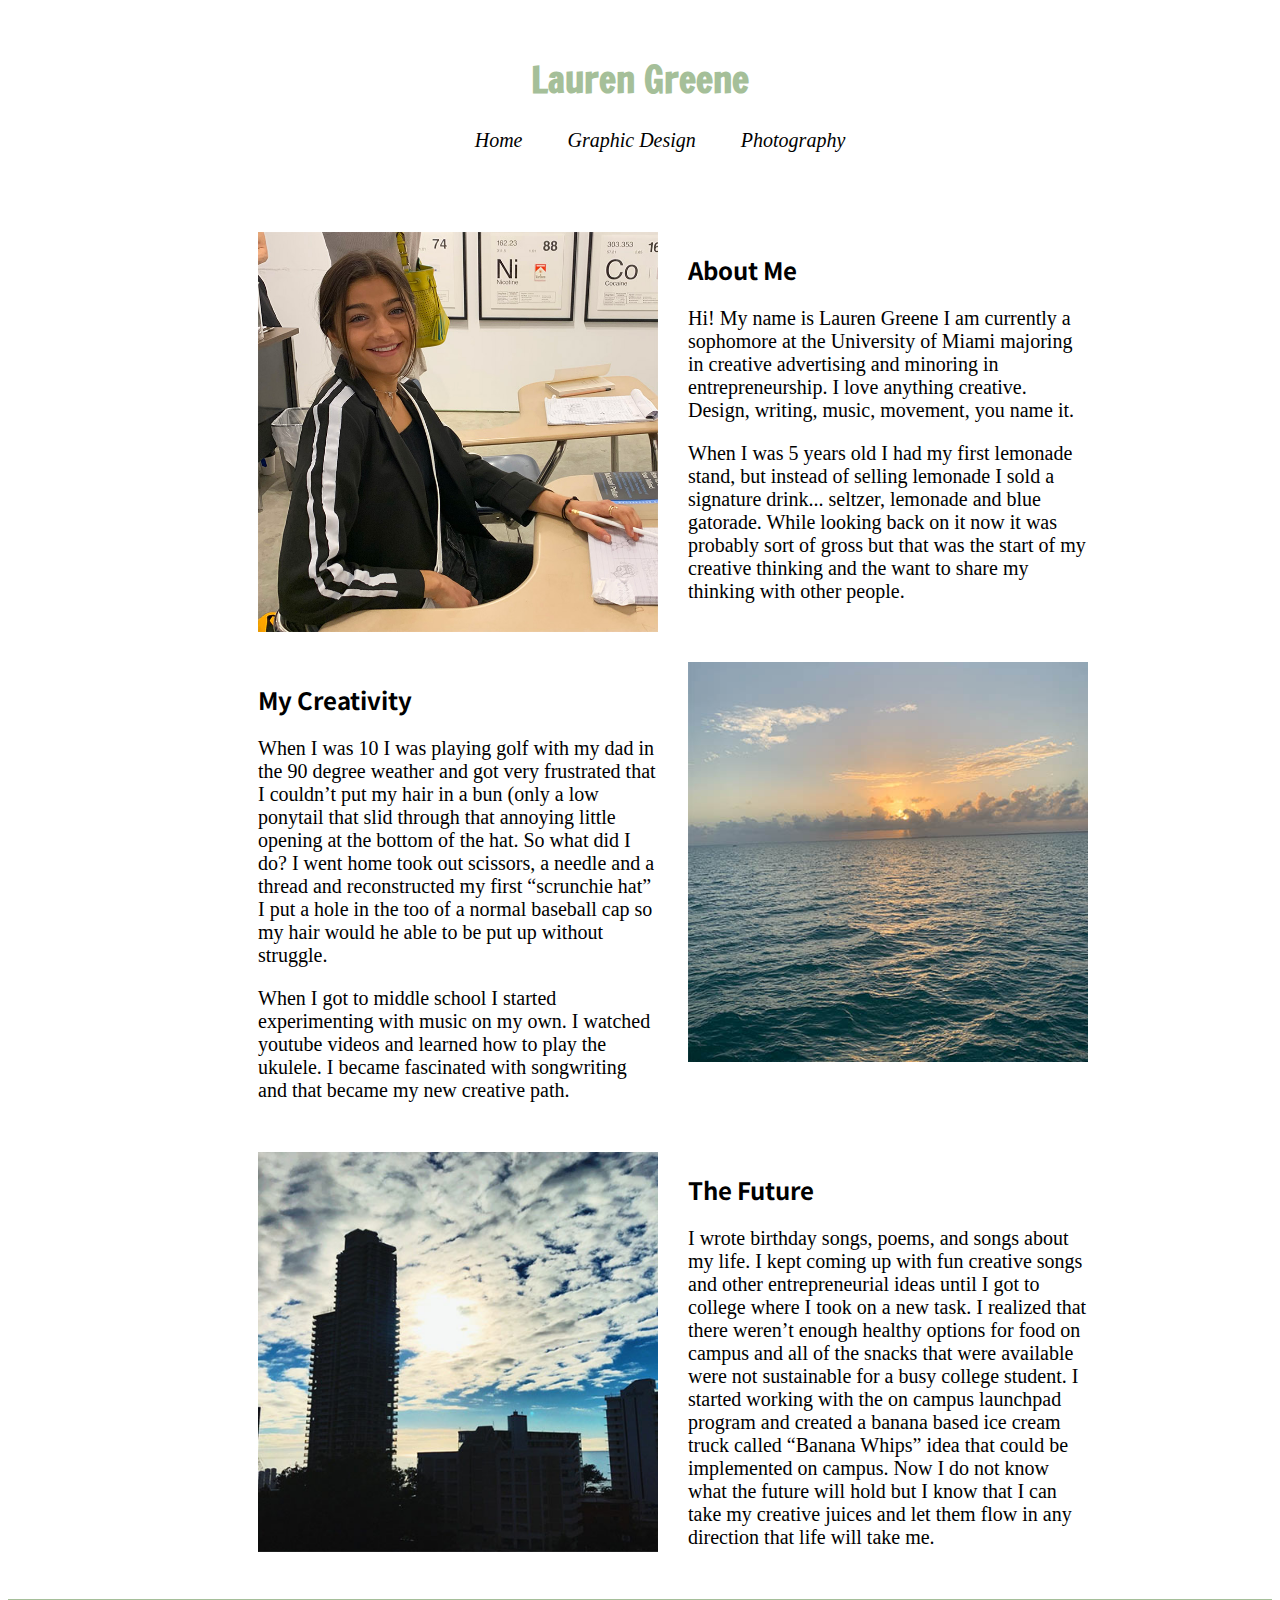
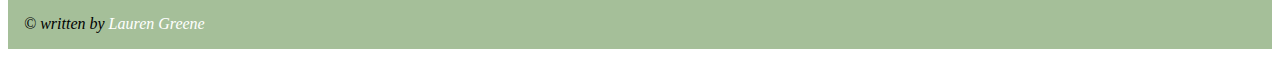
<file: index.html>
<!DOCTYPE html>
<html lang="en">

<head>

    <!-- required meta tags -->
    <meta charset="utf-8">

    <!-- title -->
    <title>Portfolio Site</title>

    <link rel="stylesheet" type="text/css" href="css/style.css">

</head>

<body>

    <header>
      <h1 id="myname">Lauren Greene</h1>

        <nav id="pagemenu">
            <a href="#">Home</a>
            <a href="page2.html">Graphic Design</a>
            <a href="page3.html">Photography</a>
        </nav>

    </header>

    <main>

        <div id="frontgrid">

        <img src="images/myself.jpg" class="frontimages" alt="me sitting at desk">

        <article>

        <h2>About Me</h2>
        <p>Hi! My name is Lauren Greene I am currently a sophomore at the University of Miami majoring in creative advertising and minoring in entrepreneurship. I love anything creative. Design, writing, music, movement, you name it. </p>
        <p>When I was 5 years old I had my first lemonade stand, but instead of selling lemonade I sold a signature drink... seltzer, lemonade and blue gatorade. While looking back on it now it was probably sort of gross but that was the start of my creative thinking and the want to share my thinking with other people. </p>

        </article>

        <article>
        <h2>My Creativity</h2>
        <p> When I was 10 I was playing golf with my dad in the 90 degree weather and got very frustrated that I couldn’t put my hair in a bun (only a low ponytail that slid through that annoying little opening at the bottom of the hat. So what did I do? I went home took out scissors, a needle and a thread and reconstructed my first “scrunchie hat” I put a hole in the too of a normal baseball cap so my hair would he able to be put up without struggle.</p>
        <p>When I got to middle school I started experimenting with music on my own. I watched youtube videos and learned how to play the ukulele. I became fascinated with songwriting and that became my new creative path.</p>

        </article>

        <img src="images/sunset1.jpg" class="frontimages" alt="sunset over water">

        <img src="images/miamiclouds.jpg" class="frontimages" alt="city in clouds">

        <article>
        <h2>The Future</h2>
        <p>I wrote birthday songs, poems, and songs about my life. I kept coming up with fun creative songs and other entrepreneurial  ideas until I got to college where I took on a new task. I realized that there weren’t enough healthy options for food on campus and all of the snacks that were available were not sustainable for a busy college student.  I started working with the on campus launchpad program and created a banana based ice cream truck called “Banana Whips” idea that could be implemented on campus. Now I do not know what the future will hold but I know that I can take my creative juices and let them flow in any direction that life will take me. </p>
        </article>

      </div>

    </main>

    <footer>

      <address>
        &copy;
        written by <a>Lauren Greene</a>
      </address>

    </footer>


</body>
</html>
</file>
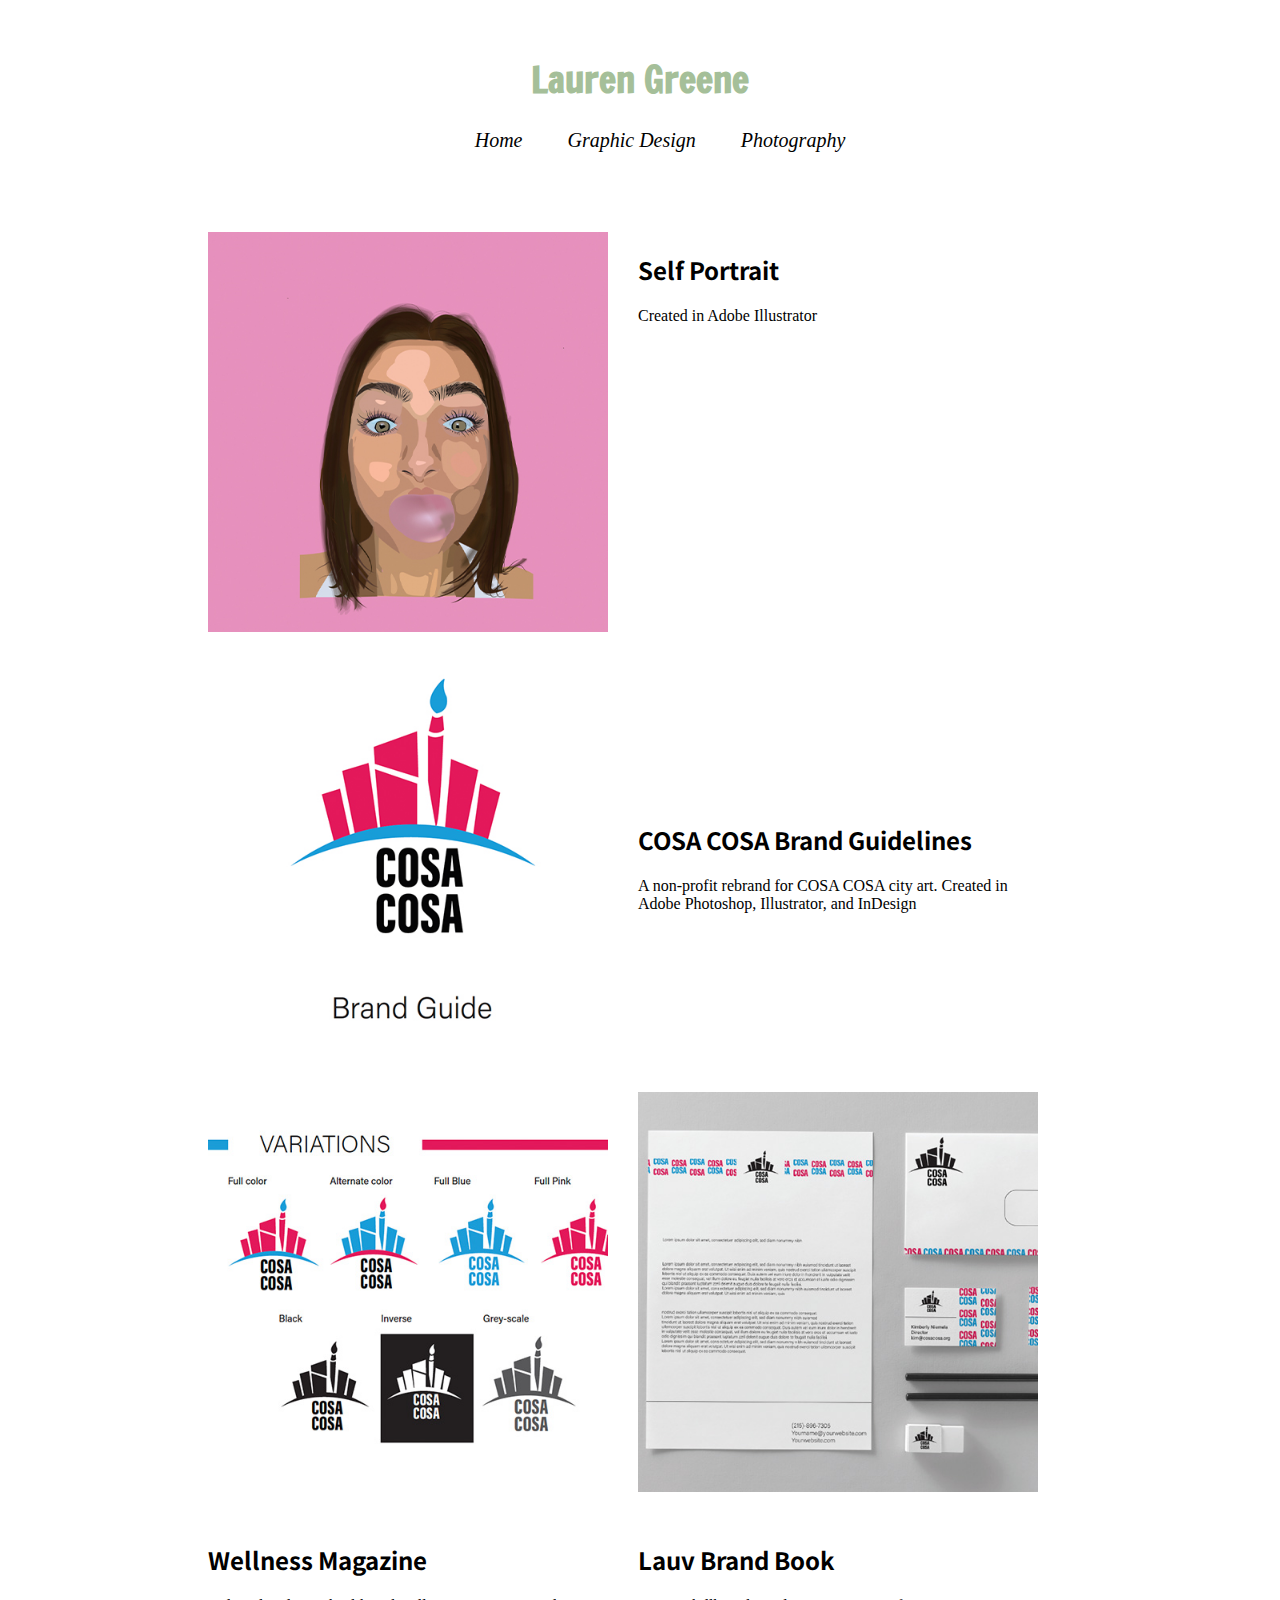
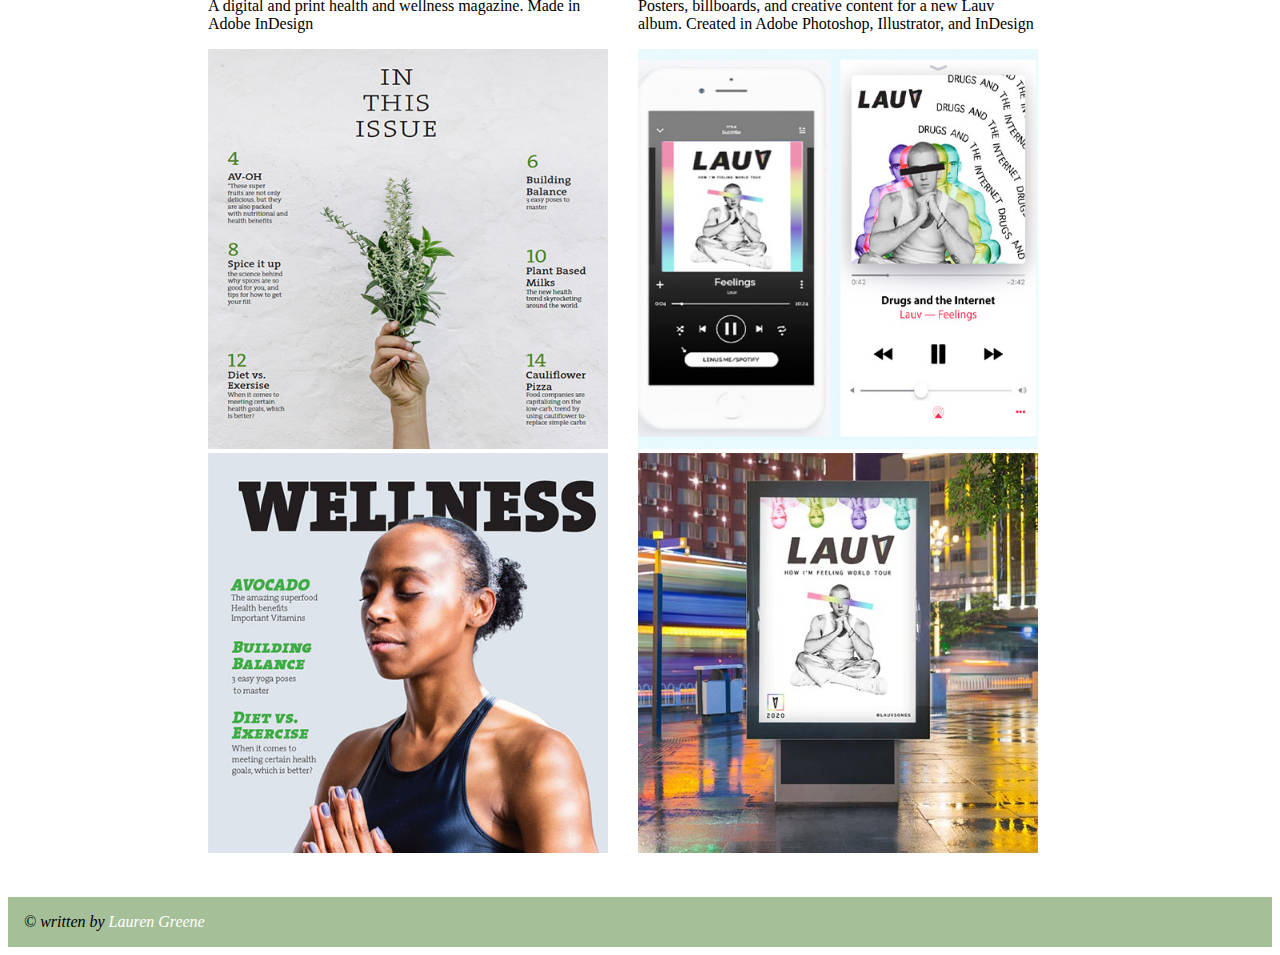
<file: page2.html>
<!DOCTYPE html>
<html lang="en">

<head>

    <!-- required meta tags -->
    <meta charset="utf-8">

    <!-- title -->
    <title>Portfolio Site</title>

    <link rel="stylesheet" type="text/css" href="css/style.css">

</head>

<body>

    <header>
      <h1 id="myname">Lauren Greene</h1>

      <nav id="pagemenu">
          <a href="index.html">Home</a>
          <a href="#">Graphic Design</a>
          <a href="page3.html">Photography</a>
      </nav>


    </header>

    <main>

      <div id="designgrid">

      <img src="images/selfie.jpg" class="frontimages" alt="selfie illustration">

      <div>
        <h2>Self Portrait </h2>
        <p>Created in Adobe Illustrator </p>
      </div>

      <img src="images/cosacosacover.jpg" class="frontimages" alt="logo design">

      <div id="cosatext">
      <h2>COSA COSA Brand Guidelines </h2>
      <p>A non-profit rebrand for COSA COSA city art. Created in Adobe Photoshop, Illustrator, and InDesign</p>
      </div>

      <img src="images/cosacosalogos.jpg" class="frontimages" alt="logo variation designs">
      <img src="images/cosacosastationary.jpg" class="frontimages" alt="logo on paper designs">

      <article>
      <h2>Wellness Magazine </h2>
      <p>A digital and print health and wellness magazine. Made in Adobe InDesign</p>
      <img src="images/magazinecontents.jpg" class="frontimages" alt="wellness magazine table of contents">
      <img src="images/magazinecover.jpg" class="frontimages" alt="wellness magazine cover">
      </article>

      <article>
      <h2>Lauv Brand Book </h2>
      <p>Posters, billboards, and creative content for a new Lauv album. Created in Adobe Photoshop, Illustrator, and InDesign</p>
      <img src="images/lauvinstagram.jpg" class="frontimages" alt="lauv instagram design">
      <img src="images/lauvposter.jpg" class="frontimages" alt="lauv poster design">
      </article>

  </div>

    </main>

    <footer>
      <address>
        &copy;
        written by <a>Lauren Greene</a>
        </address>

    </footer>

</body>
</html>
</file>
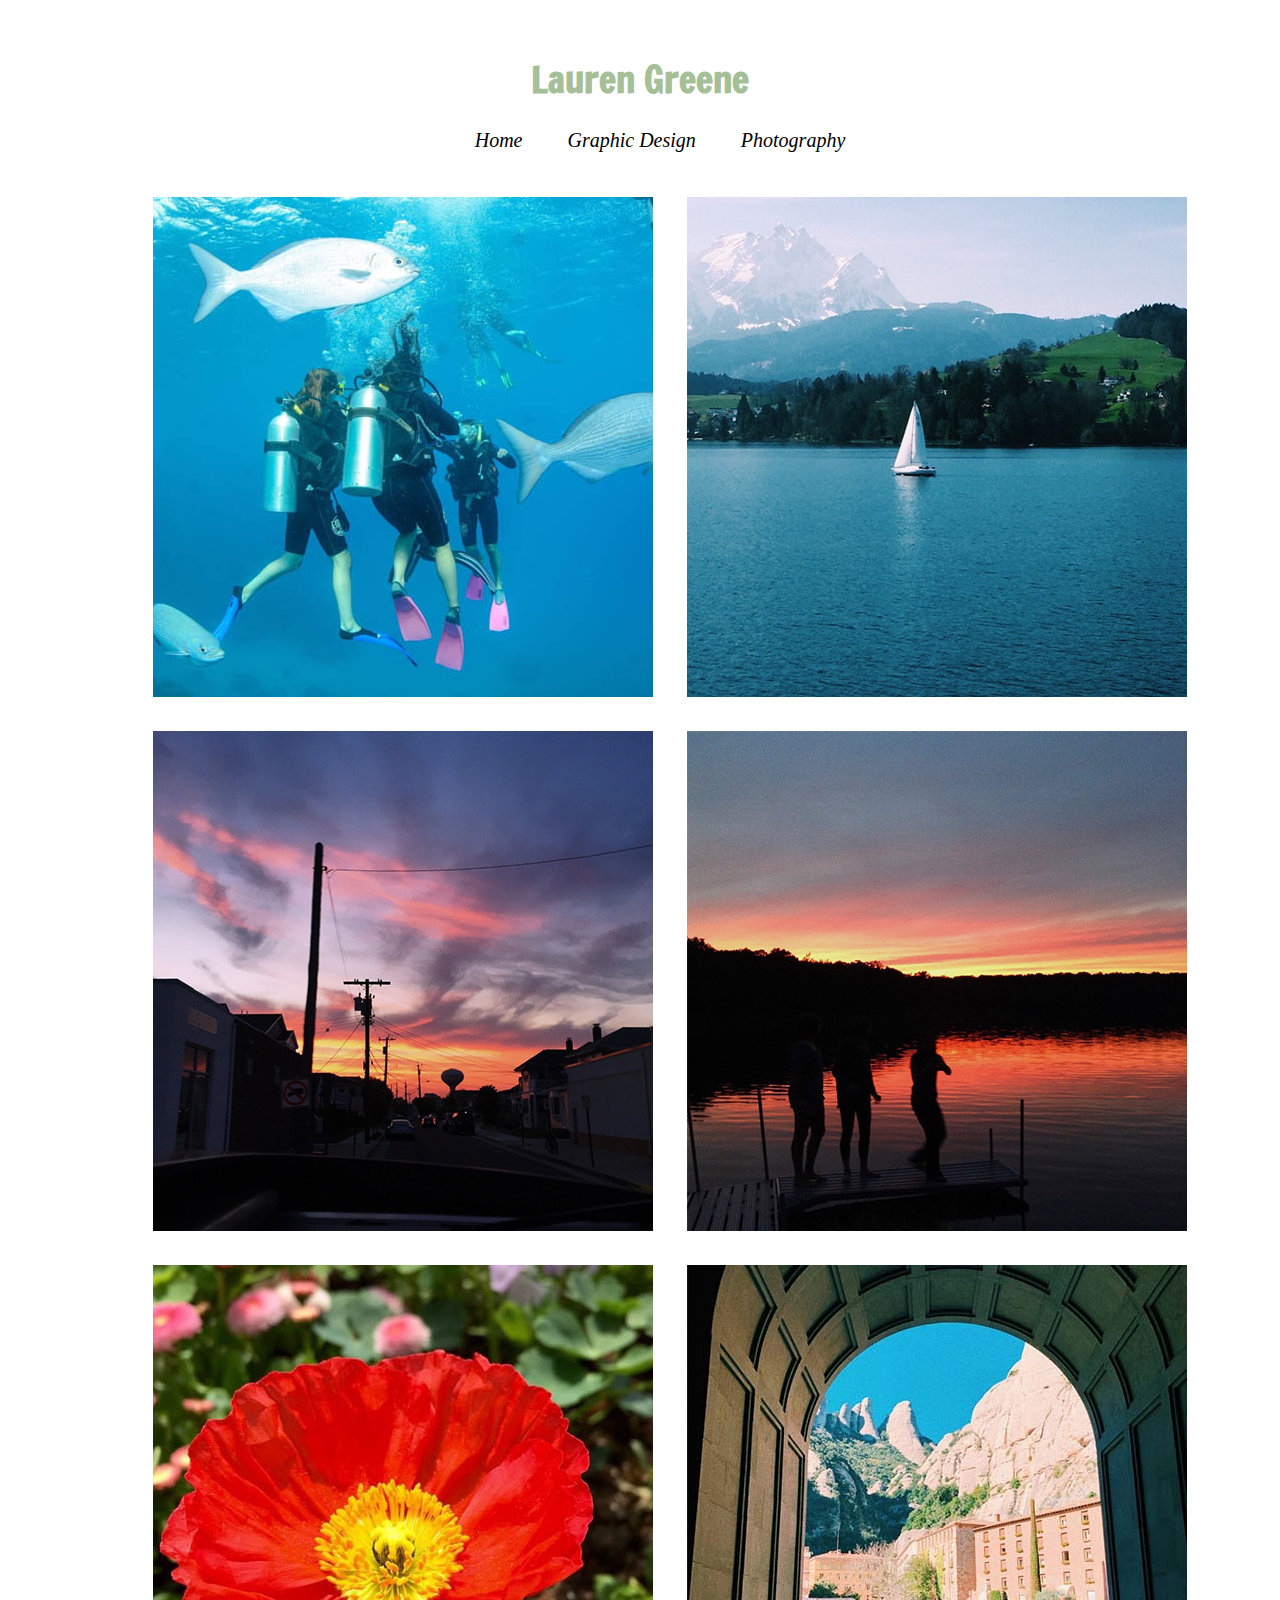
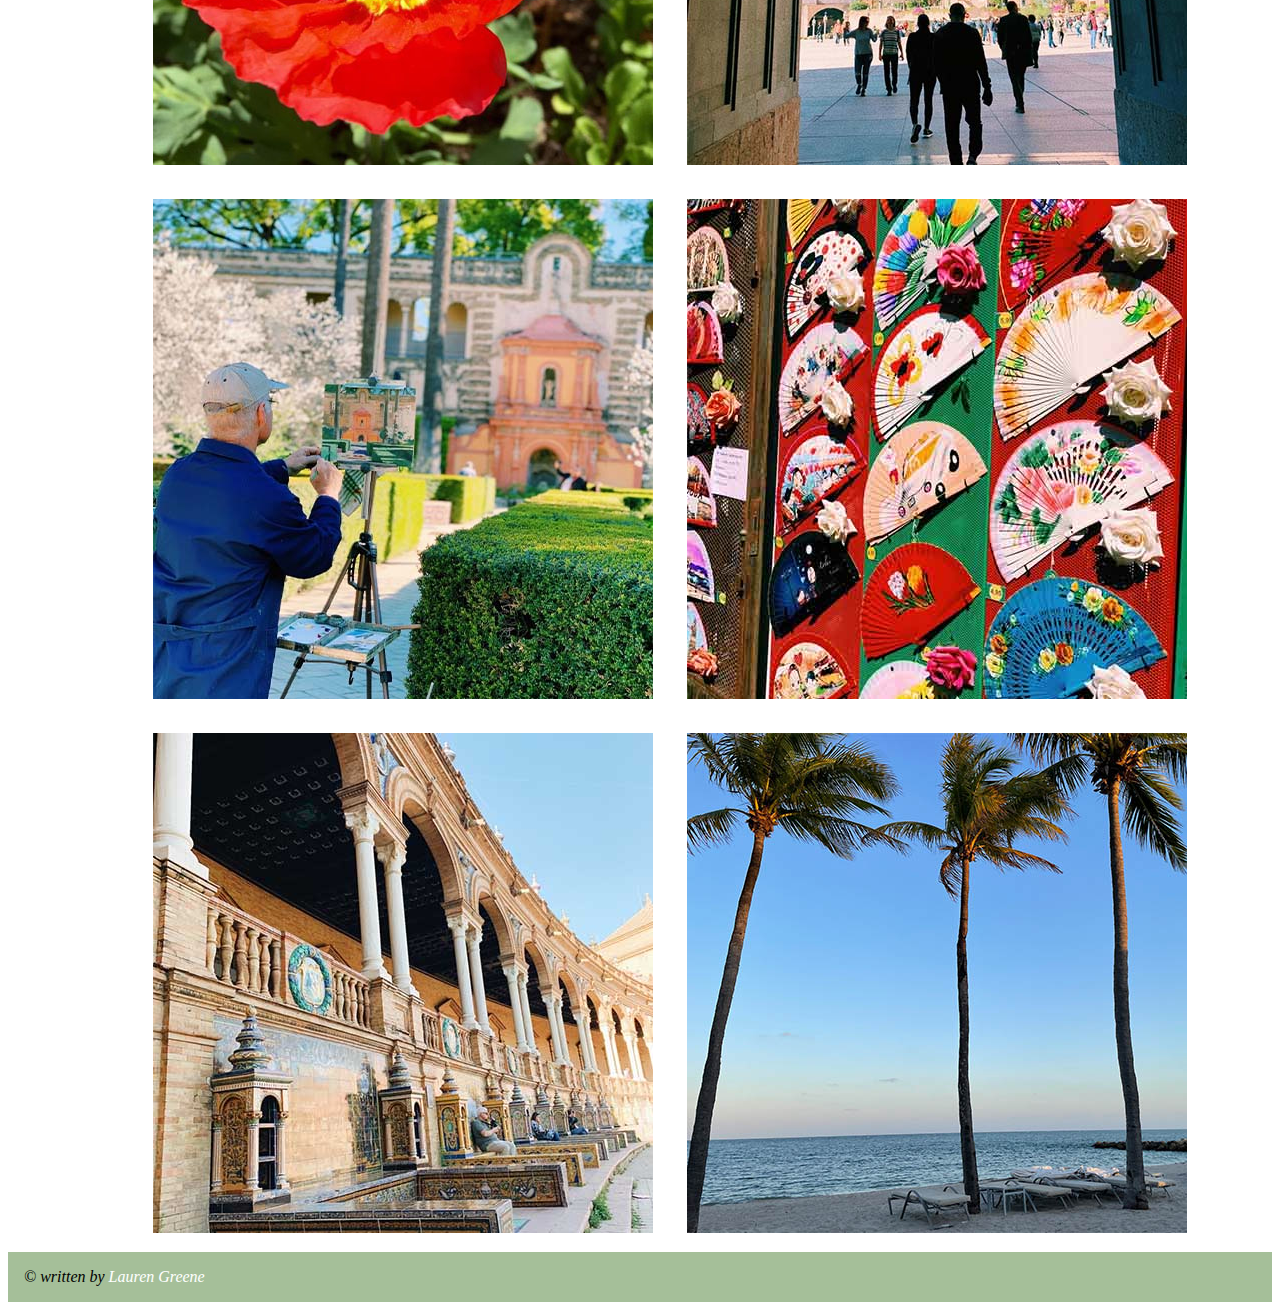
<file: page3.html>
<!DOCTYPE html>
<html lang="en">

<head>

    <!-- required meta tags -->
    <meta charset="utf-8">

    <!-- title -->
    <title>Portfolio Site</title>
    <link rel="stylesheet" type="text/css" href="css/style.css">


</head>

<body>

    <header>
      <h1 id="myname">Lauren Greene</h1>

      <nav id="pagemenu">
          <a href="index.html">Home</a>
          <a href="page2.html">Graphic Design</a>
          <a href="#">Photography</a>
      </nav>


    </header>

    <main>

      <div id="photogrid">
      <img src="images/scuba.jpg" class="photosingrid" alt="scuba diving">
      <img src="images/switzerlandboat.jpg" class="photosingrid" alt="boat on water">
      <img src="images/darksunset.jpg" class="photosingrid" alt="sunset">
      <img src="images/docsunset.jpg" class="photosingrid" alt="sunset over water reflection">
      <img src="images/flower.jpg" class="photosingrid" alt="red flower">
      <img src="images/mountainarch.jpg" class="photosingrid" alt="arc in spain">
      <img src="images/manpainting.jpg" class="photosingrid" alt="man painting on canvas">
      <img src="images/mexicofans.jpg" class="photosingrid" alt="mexican fans">
      <img src="images/spainbuilding.jpg" class="photosingrid" alt="barcelona fountain">
      <img src="images/palmtree.jpg" class="photosingrid" alt="palm trees">
      </div>

    </main>

    <footer>

      <address>
        &copy;
        written by <a>Lauren Greene</a>
      </address>

    </footer>

</body>

</html>
</file>
<file: css/style.css>
@import url('https://fonts.googleapis.com/css2?family=Francois+One&family=Noto+Sans+TC:wght@100&family=Tinos&display=swap');

@media only screen and (min-width:350px){

  h1{
    font-family: 'Francois One', sans-serif;
    color: #A5BF99;
  }

  h2{
    font-family: 'Noto Sans TC', sans-serif;
  }

  p{
    font-family: 'Tinos', serif;
  }

  a{
    text-decoration: none;
    color: #FFFFFF;
  }

  a:visited{
    color: #000000;
  }

  a:hover{
    background-color:#A5BF99;
    color: white;
  }

  a:link{
    font-style: italic;
    text-decoration: none;
    color: #000000;
  }

  a:active{
    background-color:#A5BF99;
    text-decoration: none;
    color: #000000;
  }

  #myname{
    padding-top:50px;
    font-size:6em;
    text-align: center;
  }

  #pagemenu{
    font-size:1.25em;
    text-align: center;
  }

  #pagemenu a{
    margin-left:40px;
    font-size:2em;
  }

  #frontgrid{
    display: grid;
    grid-template-columns: 1fr;
    margin-left:200px;
    margin-right: 200px;
    margin-top: 80px;
    grid-gap:30px;
    margin-bottom: 30px;

  }

  #frontgrid p{
    font-size:1.25em;
  }

  .frontimages{
    width: 400px;
    height: 400px;
  }

  footer{
    background-color: #A5BF99;
    padding:1.25vw;
  }

  #photogrid{
    margin-left:220px;
    margin-top:30px;
  }

  .photosingrid{
    margin:15px;
  }

  #designgrid{
    display: grid;
    grid-template-columns: 1fr 1fr;
    margin-left: 100px;
    margin-right: 100px;
    margin-top:70px;
    grid-gap:50px;
    margin-bottom:40px;
  }

}

@media only screen and (min-width:1000px){

  #myname{
    padding-top: 30px;
    font-size:2.25em;
    text-align: center;
  }

  #cosatext{
    padding-top: 140px;
  }

  #photogrid{
    margin-left:130px;
    margin-top:30px;
  }

  #pagemenu a{
    font-size:1em;
    margin-left:40px;
  }

  #designgrid{
    margin-top: 80px;
    margin-left: 200px;
    margin-right: 250px;
    grid-gap: 30px;
  }

  #frontgrid{
    display: grid;
    grid-template-columns: 1fr 1fr;
    margin-left: 250px;
    margin-right: 250px;
    margin-top: 80px;
    grid-gap:30px;
    margin-bottom: 30px;
  }

}
</file>
